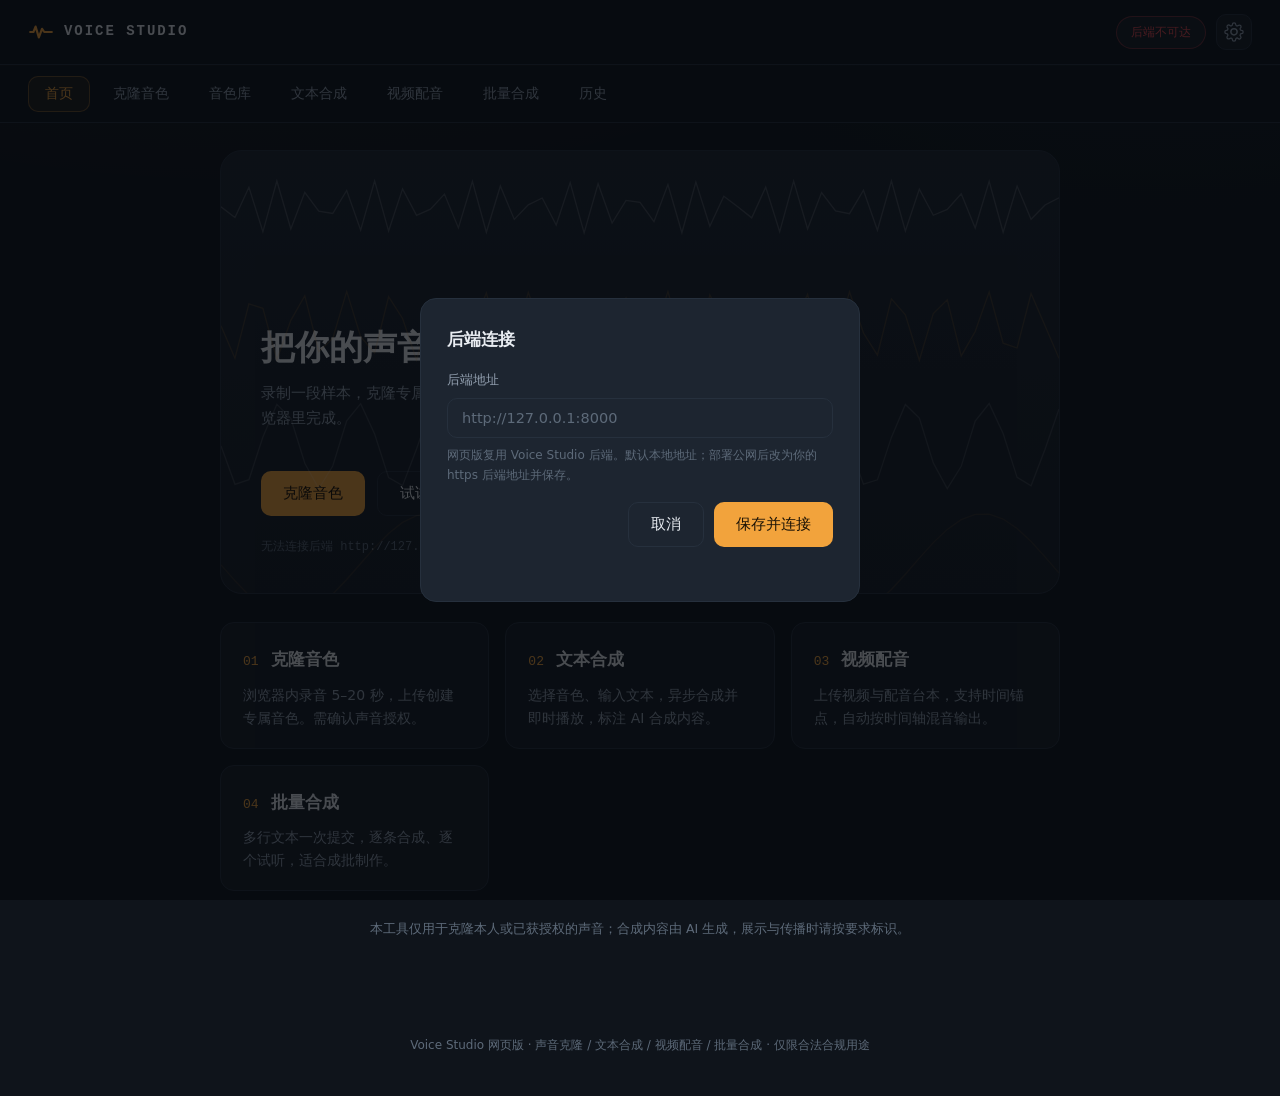
<file: web/index.html>
<!DOCTYPE html>
<html lang="zh-CN">
<head>
<meta charset="UTF-8">
<meta name="viewport" content="width=device-width, initial-scale=1.0">
<title>Voice Studio 网页版 · 声音克隆工作台</title>
<link rel="stylesheet" href="https://miaoda.feishu.cn/fonts/css2?family=Noto+Sans+SC:wght@400;500;700&family=JetBrains+Mono:wght@400;600&display=swap">
<link rel="stylesheet" href="./styles.css">
</head>
<body>
<header class="topbar">
  <div class="brand">
    <svg class="brand-mark" viewBox="0 0 24 24" width="26" height="26" aria-hidden="true">
      <path d="M2 12h3l2-5 3 10 3-8 2 3h7" fill="none" stroke="currentColor" stroke-width="2" stroke-linecap="round" stroke-linejoin="round"/>
    </svg>
    <div class="brand-name">VOICE&nbsp;STUDIO</div>
  </div>
  <div class="topbar-right">
    <button class="chip" id="conn-chip" type="button" title="点击设置后端地址">未连接</button>
    <button class="icon-btn" id="settings-btn" type="button" aria-label="设置">
      <svg viewBox="0 0 24 24" width="20" height="20" aria-hidden="true">
        <path d="M12 15.5A3.5 3.5 0 1 0 12 8a3.5 3.5 0 0 0 0 7.5Z" fill="none" stroke="currentColor" stroke-width="1.8"/>
        <path d="M19.4 15a1.7 1.7 0 0 0 .34 1.87l.06.06a2 2 0 1 1-2.83 2.83l-.06-.06a1.7 1.7 0 0 0-1.87-.34 1.7 1.7 0 0 0-1.03 1.56V21a2 2 0 1 1-4 0v-.09A1.7 1.7 0 0 0 8.9 19.4a1.7 1.7 0 0 0-1.87.34l-.06.06a2 2 0 1 1-2.83-2.83l.06-.06a1.7 1.7 0 0 0 .34-1.87 1.7 1.7 0 0 0-1.56-1.03H3a2 2 0 1 1 0-4h.09A1.7 1.7 0 0 0 4.6 8.9a1.7 1.7 0 0 0-.34-1.87l-.06-.06a2 2 0 1 1 2.83-2.83l.06.06a1.7 1.7 0 0 0 1.87.34h.09a1.7 1.7 0 0 0 1.03-1.56V3a2 2 0 1 1 4 0v.09A1.7 1.7 0 0 0 15.1 4.6a1.7 1.7 0 0 0 1.87-.34l.06-.06a2 2 0 1 1 2.83 2.83l-.06.06a1.7 1.7 0 0 0-.34 1.87v.09a1.7 1.7 0 0 0 1.56 1.03H21a2 2 0 1 1 0 4h-.09a1.7 1.7 0 0 0-1.51 1.01Z" fill="none" stroke="currentColor" stroke-width="1.5"/>
      </svg>
    </button>
  </div>
</header>

<nav class="tabs" id="tabs" aria-label="功能导航"></nav>

<main class="stage">
  <!-- ===== 首页 ===== -->
  <section class="view" id="view-home">
    <div class="hero">
      <div class="hero-wave" id="hero-wave" aria-hidden="true"></div>
      <h1 class="hero-title">把你的声音，变成可复用的音色</h1>
      <p class="hero-sub">录制一段样本，克隆专属音色；朗读任意文本、给视频配音、批量合成——全部在浏览器里完成。</p>
      <div class="hero-actions">
        <button class="btn btn-primary" data-nav="record" type="button">克隆音色</button>
        <button class="btn btn-ghost" data-nav="synth" type="button">试试文本合成</button>
      </div>
      <div class="hero-meta"><span id="hero-engine">引擎状态</span></div>
    </div>

    <div class="feature-grid">
      <article class="feature-card" data-nav="record">
        <div class="feature-head"><span class="feature-num">01</span><span class="feature-title">克隆音色</span></div>
        <p>浏览器内录音 5–20 秒，上传创建专属音色。需确认声音授权。</p>
      </article>
      <article class="feature-card" data-nav="synth">
        <div class="feature-head"><span class="feature-num">02</span><span class="feature-title">文本合成</span></div>
        <p>选择音色、输入文本，异步合成并即时播放，标注 AI 合成内容。</p>
      </article>
      <article class="feature-card" data-nav="dub">
        <div class="feature-head"><span class="feature-num">03</span><span class="feature-title">视频配音</span></div>
        <p>上传视频与配音台本，支持时间锚点，自动按时间轴混音输出。</p>
      </article>
      <article class="feature-card" data-nav="batch">
        <div class="feature-head"><span class="feature-num">04</span><span class="feature-title">批量合成</span></div>
        <p>多行文本一次提交，逐条合成、逐个试听，适合成批制作。</p>
      </article>
    </div>

    <p class="legal">本工具仅用于克隆本人或已获授权的声音；合成内容由 AI 生成，展示与传播时请按要求标识。</p>
  </section>

  <!-- ===== 克隆音色 ===== -->
  <section class="view" id="view-record" hidden>
    <div class="panel">
      <h2 class="panel-title">录制声音样本</h2>
      <p class="panel-sub">安静环境、语速平稳、吐字清晰，5–20 秒即可。录音会先转成 16kHz 单声道 WAV 再上传。</p>
      <div class="record-stage">
        <button class="record-btn" id="record-btn" type="button">
          <svg viewBox="0 0 24 24" width="30" height="30" aria-hidden="true"><circle cx="12" cy="12" r="9" fill="currentColor"/></svg>
          <span id="record-btn-label">开始录音</span>
        </button>
        <div class="record-meter" id="record-meter" aria-hidden="true"></div>
        <div class="record-time" id="record-time">00:00</div>
      </div>
      <div class="preview-row" id="record-preview" hidden>
        <audio id="record-preview-audio" controls></audio>
        <button class="btn btn-ghost" id="re-record-btn" type="button">重新录制</button>
      </div>
      <div class="err-line" id="record-err"></div>
    </div>

    <div class="panel">
      <h2 class="panel-title">命名与授权</h2>
      <label class="field-label" for="voice-name">音色名称</label>
      <input class="input" id="voice-name" maxlength="20" placeholder="例如：我的声音、温柔女声">
      <label class="field-label" for="voice-lang">语言</label>
      <select class="input" id="voice-lang">
        <option value="zh">中文</option>
        <option value="en">English</option>
        <option value="ja">日本語</option>
        <option value="ko">한국어</option>
        <option value="fr">Français</option>
        <option value="de">Deutsch</option>
        <option value="es">Español</option>
      </select>
      <label class="check-row">
        <input type="checkbox" id="voice-consent">
        <span>我确认该声音为本人声音或已获权利人授权，且将仅用于合法合规用途</span>
      </label>
      <button class="btn btn-primary" id="create-voice-btn" type="button">创建音色</button>
      <div class="err-line" id="create-voice-err"></div>
    </div>
  </section>

  <!-- ===== 音色库 ===== -->
  <section class="view" id="view-voices" hidden>
    <div class="panel">
      <div class="panel-head">
        <h2 class="panel-title">音色库</h2>
        <button class="btn btn-ghost" data-nav="record" type="button">新建音色</button>
      </div>
      <div id="voice-list"></div>
      <div class="empty" id="voice-empty" hidden>
        <p>还没有音色</p>
        <button class="btn btn-primary" data-nav="record" type="button">去录制声音</button>
      </div>
    </div>
  </section>

  <!-- ===== 文本合成 ===== -->
  <section class="view" id="view-synth" hidden>
    <div class="panel">
      <h2 class="panel-title">文本合成</h2>
      <label class="field-label" for="synth-voice">音色</label>
      <select class="input" id="synth-voice"><option value="">（请先创建音色）</option></select>
      <label class="field-label" for="synth-text">文本（最多 1000 字）</label>
      <textarea class="input textarea" id="synth-text" maxlength="1000" placeholder="输入想要合成的文本，例如：欢迎使用我的专属语音助手。"></textarea>
      <div class="counter" id="synth-counter">0 / 1000</div>
      <button class="btn btn-primary" id="synth-btn" type="button">开始合成</button>
      <div class="err-line" id="synth-err"></div>
    </div>
    <div class="panel" id="synth-result" hidden>
      <div class="panel-head">
        <h2 class="panel-title">合成结果</h2>
        <span class="ai-tag">AI 合成内容</span>
      </div>
      <div class="play-row">
        <button class="btn btn-primary" id="synth-play-btn" type="button">播放</button>
        <audio id="synth-audio" controls></audio>
      </div>
    </div>
  </section>

  <!-- ===== 视频配音 ===== -->
  <section class="view" id="view-dub" hidden>
    <div class="panel">
      <h2 class="panel-title">视频配音</h2>
      <label class="field-label" for="dub-video">视频文件（建议 ≤50MB，mp4 / mov 等）</label>
      <input class="input" id="dub-video" type="file" accept="video/*">
      <div class="video-box" id="dub-source-box" hidden><video id="dub-source" controls></video></div>
      <label class="field-label" for="dub-voice">音色</label>
      <select class="input" id="dub-voice"><option value="">（请先创建音色）</option></select>
      <label class="field-label" for="dub-script">配音台本（每行一条）</label>
      <textarea class="input textarea" id="dub-script" placeholder="[00:02] 大家好，欢迎收看本期节目&#10;[00:05] 今天我们来演示视频配音&#10;这段没有时间戳，会接在上一句后面"></textarea>
      <p class="hint">格式：<code>[mm:ss] 文本</code> 锚定时间；纯文本行顺序接续，首段从 0 开始。</p>
      <div class="radio-row">
        <label class="radio-item"><input type="radio" name="dub-mode" value="overlay" checked><span>配音叠加（压低原声）</span></label>
        <label class="radio-item"><input type="radio" name="dub-mode" value="replace"><span>替换原音轨</span></label>
      </div>
      <button class="btn btn-primary" id="dub-btn" type="button">开始配音</button>
      <div class="err-line" id="dub-err"></div>
    </div>
    <div class="panel" id="dub-result" hidden>
      <div class="panel-head">
        <h2 class="panel-title">配音结果</h2>
        <span class="ai-tag">AI 合成配音</span>
      </div>
      <video id="dub-output" controls></video>
    </div>
    <div class="panel">
      <h2 class="panel-title">最近任务</h2>
      <div id="dub-tasks"></div>
    </div>
  </section>

  <!-- ===== 批量合成 ===== -->
  <section class="view" id="view-batch" hidden>
    <div class="panel">
      <h2 class="panel-title">批量合成</h2>
      <label class="field-label" for="batch-voice">音色</label>
      <select class="input" id="batch-voice"><option value="">（请先创建音色）</option></select>
      <label class="field-label" for="batch-text">批量文本（每行一条，最多 100 行）</label>
      <textarea class="input textarea" id="batch-text" placeholder="第一条文本&#10;第二条文本&#10;第三条文本"></textarea>
      <div class="counter" id="batch-counter">0 行</div>
      <button class="btn btn-primary" id="batch-btn" type="button">批量合成</button>
      <div class="err-line" id="batch-err"></div>
    </div>
    <div class="panel" id="batch-result" hidden>
      <div class="panel-head"><h2 class="panel-title">合成结果</h2><span class="ai-tag">AI 合成内容</span></div>
      <div id="batch-items"></div>
    </div>
  </section>

  <!-- ===== 历史 ===== -->
  <section class="view" id="view-history" hidden>
    <div class="panel">
      <h2 class="panel-title">合成历史</h2>
      <div id="history-list"></div>
      <div class="empty" id="history-empty" hidden><p>暂无合成记录</p></div>
    </div>
  </section>
</main>

<footer class="footer">Voice Studio 网页版 · 声音克隆 / 文本合成 / 视频配音 / 批量合成 · 仅限合法合规用途</footer>

<!-- 后端地址设置弹窗 -->
<div class="modal-mask" id="modal-mask" hidden>
  <div class="modal">
    <h3 class="modal-title">后端连接</h3>
    <label class="field-label" for="base-url-input">后端地址</label>
    <input class="input" id="base-url-input" placeholder="http://127.0.0.1:8000" spellcheck="false">
    <p class="hint">网页版复用 Voice Studio 后端。默认本地地址；部署公网后改为你的 https 后端地址并保存。</p>
    <div class="modal-actions">
      <button class="btn btn-ghost" id="modal-close" type="button">取消</button>
      <button class="btn btn-primary" id="modal-save" type="button">保存并连接</button>
    </div>
    <div class="err-line" id="modal-err"></div>
  </div>
</div>

<script src="./app.js"></script>
</body>
</html>
</file>
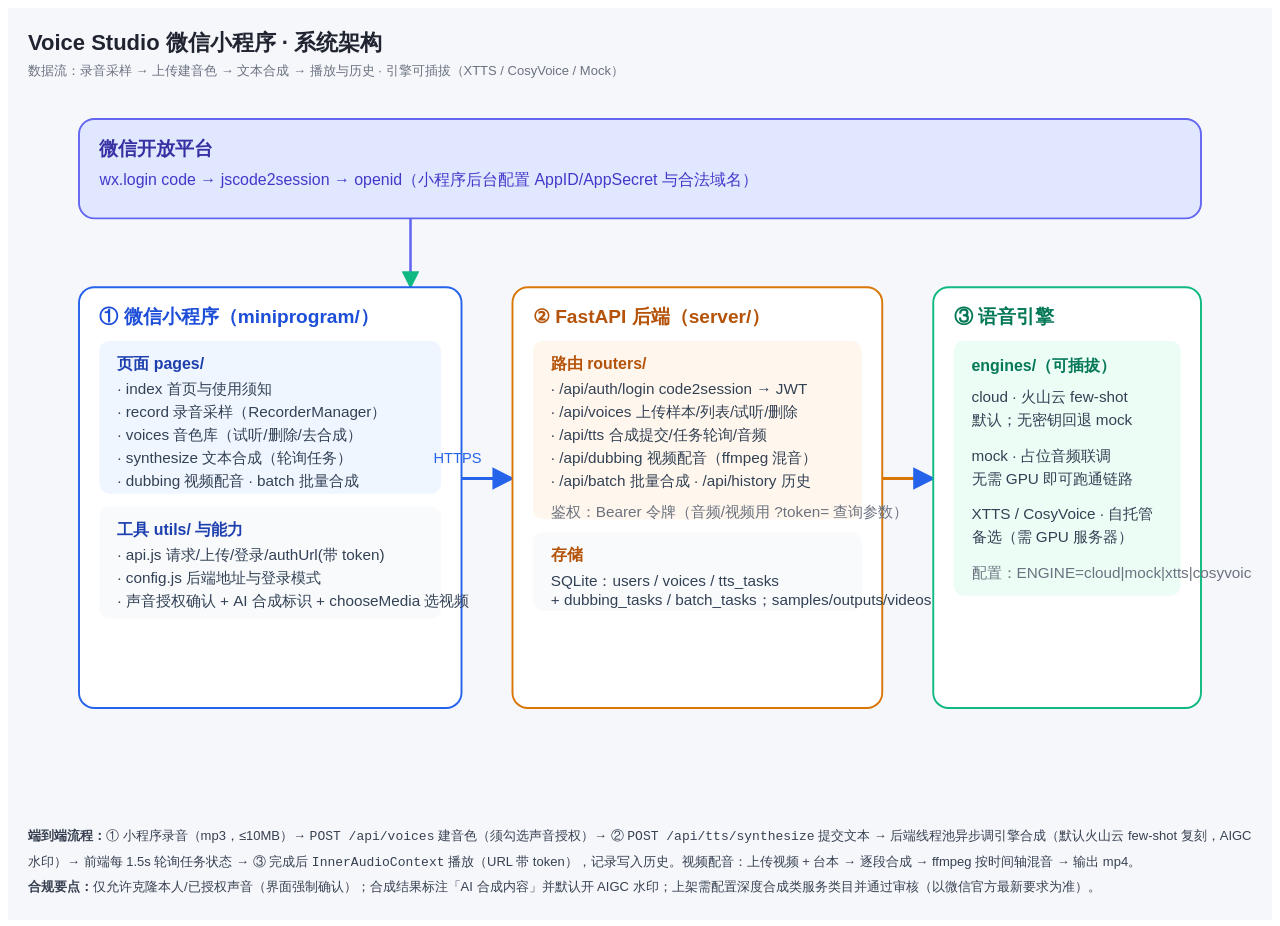
<file: docs/architecture.html>
<html style="margin:0;padding:0;">
<title>Voice Studio 小程序架构</title>
<div style="width:100%;box-sizing:border-box;background:#f6f7fb;font-family:-apple-system,'PingFang SC','Helvetica Neue',sans-serif;color:#1f2430;padding:20px;">
  <div style="font-size:22px;font-weight:700;margin-bottom:4px;">Voice Studio 微信小程序 · 系统架构</div>
  <div style="font-size:13px;color:#6b7280;margin-bottom:16px;">数据流：录音采样 → 上传建音色 → 文本合成 → 播放与历史 · 引擎可插拔（XTTS / CosyVoice / Mock）</div>

  <svg viewBox="0 0 960 560" width="100%" xmlns="http://www.w3.org/2000/svg" style="display:block;">
    <defs>
      <marker id="arr" viewBox="0 0 10 10" refX="9" refY="5" markerWidth="7" markerHeight="7" orient="auto-start-reverse">
        <path d="M0,0 L10,5 L0,10 z" fill="#2563eb"/>
      </marker>
      <marker id="arrG" viewBox="0 0 10 10" refX="9" refY="5" markerWidth="7" markerHeight="7" orient="auto-start-reverse">
        <path d="M0,0 L10,5 L0,10 z" fill="#10b981"/>
      </marker>
    </defs>

    <!-- 微信开放平台 -->
    <rect x="40" y="18" width="880" height="78" rx="12" fill="#e0e7ff" stroke="#6366f1" stroke-width="1.5"/>
    <text x="56" y="46" font-size="15" font-weight="700" fill="#3730a3">微信开放平台</text>
    <text x="56" y="70" font-size="12.5" fill="#4338ca">wx.login code → jscode2session → openid（小程序后台配置 AppID/AppSecret 与合法域名）</text>
    <path d="M300,96 L300,150" stroke="#6366f1" stroke-width="2" marker-end="url(#arrG)"/>

    <!-- 小程序前端 -->
    <rect x="40" y="150" width="300" height="330" rx="12" fill="#ffffff" stroke="#2563eb" stroke-width="1.5"/>
    <text x="56" y="178" font-size="15" font-weight="700" fill="#1d4ed8">① 微信小程序（miniprogram/）</text>
    <rect x="56" y="192" width="268" height="120" rx="8" fill="#eff6ff"/>
    <text x="70" y="214" font-size="12.5" fill="#1e40af" font-weight="600">页面 pages/</text>
    <text x="70" y="234" font-size="12" fill="#334155">· index 首页与使用须知</text>
    <text x="70" y="252" font-size="12" fill="#334155">· record 录音采样（RecorderManager）</text>
    <text x="70" y="270" font-size="12" fill="#334155">· voices 音色库（试听/删除/去合成）</text>
    <text x="70" y="288" font-size="12" fill="#334155">· synthesize 文本合成（轮询任务）</text>
    <text x="70" y="306" font-size="12" fill="#334155">· dubbing 视频配音 · batch 批量合成</text>
    <rect x="56" y="322" width="268" height="88" rx="8" fill="#f8fafc"/>
    <text x="70" y="344" font-size="12.5" fill="#1e40af" font-weight="600">工具 utils/ 与能力</text>
    <text x="70" y="364" font-size="12" fill="#334155">· api.js 请求/上传/登录/authUrl(带 token)</text>
    <text x="70" y="382" font-size="12" fill="#334155">· config.js 后端地址与登录模式</text>
    <text x="70" y="400" font-size="12" fill="#334155">· 声音授权确认 + AI 合成标识 + chooseMedia 选视频</text>
    <path d="M340,300 L380,300" stroke="#2563eb" stroke-width="2.5" marker-end="url(#arr)"/>
    <text x="318" y="288" font-size="11.5" fill="#2563eb">HTTPS</text>

    <!-- FastAPI 后端 -->
    <rect x="380" y="150" width="290" height="330" rx="12" fill="#ffffff" stroke="#d97706" stroke-width="1.5"/>
    <text x="396" y="178" font-size="15" font-weight="700" fill="#b45309">② FastAPI 后端（server/）</text>
    <rect x="396" y="192" width="258" height="140" rx="8" fill="#fff7ed"/>
    <text x="410" y="214" font-size="12.5" fill="#b45309" font-weight="600">路由 routers/</text>
    <text x="410" y="234" font-size="12" fill="#334155">· /api/auth/login  code2session → JWT</text>
    <text x="410" y="252" font-size="12" fill="#334155">· /api/voices     上传样本/列表/试听/删除</text>
    <text x="410" y="270" font-size="12" fill="#334155">· /api/tts        合成提交/任务轮询/音频</text>
    <text x="410" y="288" font-size="12" fill="#334155">· /api/dubbing    视频配音（ffmpeg 混音）</text>
    <text x="410" y="306" font-size="12" fill="#334155">· /api/batch      批量合成 · /api/history 历史</text>
    <text x="410" y="330" font-size="12" fill="#6b7280">鉴权：Bearer 令牌（音频/视频用 ?token= 查询参数）</text>
    <rect x="396" y="342" width="258" height="62" rx="8" fill="#f8fafc"/>
    <text x="410" y="364" font-size="12.5" fill="#b45309" font-weight="600">存储</text>
    <text x="410" y="384" font-size="12" fill="#334155">SQLite：users / voices / tts_tasks</text>
    <text x="410" y="399" font-size="12" fill="#334155">+ dubbing_tasks / batch_tasks；samples/outputs/videos</text>
    <path d="M670,300 L710,300" stroke="#d97706" stroke-width="2.5" marker-end="url(#arr)"/>

    <!-- 引擎层 -->
    <rect x="710" y="150" width="210" height="330" rx="12" fill="#ffffff" stroke="#10b981" stroke-width="1.5"/>
    <text x="726" y="178" font-size="15" font-weight="700" fill="#047857">③ 语音引擎</text>
    <rect x="726" y="192" width="178" height="200" rx="8" fill="#ecfdf5"/>
    <text x="740" y="216" font-size="12.5" fill="#047857" font-weight="600">engines/（可插拔）</text>
    <text x="740" y="240" font-size="12" fill="#334155">cloud · 火山云 few-shot</text>
    <text x="740" y="258" font-size="12" fill="#334155">默认；无密钥回退 mock</text>
    <text x="740" y="286" font-size="12" fill="#334155">mock · 占位音频联调</text>
    <text x="740" y="304" font-size="12" fill="#334155">无需 GPU 即可跑通链路</text>
    <text x="740" y="332" font-size="12" fill="#334155">XTTS / CosyVoice · 自托管</text>
    <text x="740" y="350" font-size="12" fill="#334155">备选（需 GPU 服务器）</text>
    <text x="740" y="378" font-size="12" fill="#6b7280">配置：ENGINE=cloud|mock|xtts|cosyvoice</text>
  </svg>

  <div style="margin-top:14px;font-size:13px;color:#374151;line-height:1.9;">
    <b>端到端流程：</b>① 小程序录音（mp3，≤10MB）→ <code>POST /api/voices</code> 建音色（须勾选声音授权）→ ② <code>POST /api/tts/synthesize</code> 提交文本 → 后端线程池异步调引擎合成（默认火山云 few-shot 复刻，AIGC 水印）→ 前端每 1.5s 轮询任务状态 → ③ 完成后 <code>InnerAudioContext</code> 播放（URL 带 token），记录写入历史。视频配音：上传视频 + 台本 → 逐段合成 → ffmpeg 按时间轴混音 → 输出 mp4。<br/>
    <b>合规要点：</b>仅允许克隆本人/已授权声音（界面强制确认）；合成结果标注「AI 合成内容」并默认开 AIGC 水印；上架需配置深度合成类服务类目并通过审核（以微信官方最新要求为准）。
  </div>
</div>
</html>
</file>
<file: web/styles.css>
/* ============ Voice Studio 网页版 · 录音棚监听台 ============ */
:root {
  --bg: #0f141b;
  --panel: #171d26;
  --panel-2: #1d2530;
  --line: #26303d;
  --text: #e9edf2;
  --text-2: #93a0b0;
  --text-3: #5d6a79;
  --accent: #f2a33c;
  --accent-dim: #b97a26;
  --ok: #34c07e;
  --danger: #e5484d;
  --warn: #f2a33c;
  --radius: 14px;
  --mono: "JetBrains Mono", ui-monospace, SFMono-Regular, Menlo, Consolas, monospace;
  --sans: "Noto Sans SC", "PingFang SC", "Microsoft YaHei", system-ui, -apple-system, sans-serif;
}

* { box-sizing: border-box; }

html, body {
  margin: 0;
  padding: 0;
  background: var(--bg);
  color: var(--text);
  font-family: var(--sans);
  font-size: 15px;
  line-height: 1.65;
}

body {
  min-height: 100vh;
  background:
    radial-gradient(1200px 500px at 20% -10%, rgba(242, 163, 60, 0.06), transparent 60%),
    radial-gradient(900px 400px at 90% 0%, rgba(52, 192, 126, 0.05), transparent 55%),
    var(--bg);
}

button { font-family: inherit; cursor: pointer; }
input, select, textarea { font-family: inherit; }

/* ---------- 顶栏 ---------- */
.topbar {
  position: sticky;
  top: 0;
  z-index: 20;
  display: flex;
  align-items: center;
  justify-content: space-between;
  padding: 14px 28px;
  background: rgba(15, 20, 27, 0.92);
  backdrop-filter: blur(8px);
  border-bottom: 1px solid var(--line);
}

.brand { display: flex; align-items: center; gap: 10px; }
.brand-mark { color: var(--accent); }
.brand-name {
  font-family: var(--mono);
  font-weight: 600;
  font-size: 14px;
  letter-spacing: 0.14em;
}

.topbar-right { display: flex; align-items: center; gap: 10px; }

.chip {
  border: 1px solid var(--line);
  background: var(--panel);
  color: var(--text-2);
  font-family: var(--mono);
  font-size: 12px;
  padding: 7px 14px;
  border-radius: 999px;
}
.chip.ok { color: var(--ok); border-color: rgba(52,192,126,0.4); }
.chip.off { color: var(--danger); border-color: rgba(229,72,77,0.4); }
.chip.warn { color: var(--warn); border-color: rgba(242,163,60,0.4); }

.icon-btn {
  display: grid;
  place-items: center;
  width: 36px;
  height: 36px;
  border-radius: 10px;
  border: 1px solid var(--line);
  background: var(--panel);
  color: var(--text-2);
}
.icon-btn:hover { color: var(--text); border-color: var(--text-3); }

/* ---------- 导航 ---------- */
.tabs {
  position: sticky;
  top: 66px;
  z-index: 19;
  display: flex;
  gap: 6px;
  padding: 10px 28px;
  overflow-x: auto;
  background: rgba(15, 20, 27, 0.9);
  backdrop-filter: blur(8px);
  border-bottom: 1px solid var(--line);
  scrollbar-width: none;
}
.tabs::-webkit-scrollbar { display: none; }

.tab {
  flex: 0 0 auto;
  border: 1px solid transparent;
  background: transparent;
  color: var(--text-2);
  font-size: 14px;
  padding: 8px 16px;
  border-radius: 10px;
  white-space: nowrap;
}
.tab:hover { color: var(--text); }
.tab.active {
  color: var(--accent);
  border-color: rgba(242, 163, 60, 0.35);
  background: rgba(242, 163, 60, 0.08);
}

/* ---------- 舞台 ---------- */
.stage {
  max-width: 880px;
  margin: 0 auto;
  padding: 28px 20px 64px;
}

.view { display: block; }
.view[hidden] { display: none; }

/* ---------- 首页 ---------- */
.hero {
  border: 1px solid var(--line);
  border-radius: 22px;
  background: linear-gradient(180deg, var(--panel-2), var(--panel));
  padding: 44px 40px 36px;
  margin-bottom: 28px;
  overflow: hidden;
  position: relative;
}

.hero-wave {
  position: absolute;
  inset: 0 0 auto 0;
  height: 120px;
  opacity: 0.5;
  pointer-events: none;
}

.hero-title {
  font-size: 34px;
  line-height: 1.3;
  font-weight: 700;
  margin: 130px 0 12px;
  max-width: 620px;
}

.hero-sub { color: var(--text-2); max-width: 560px; margin: 0 0 24px; }

.hero-actions { display: flex; gap: 12px; flex-wrap: wrap; }
.hero-meta { margin-top: 22px; font-family: var(--mono); font-size: 12px; color: var(--text-3); }

.feature-grid {
  display: grid;
  grid-template-columns: repeat(auto-fit, minmax(240px, 1fr));
  gap: 16px;
  margin-bottom: 28px;
}

.feature-card {
  border: 1px solid var(--line);
  border-radius: var(--radius);
  background: var(--panel);
  padding: 22px 22px 18px;
  cursor: pointer;
  transition: border-color 0.15s, transform 0.15s;
}
.feature-card:hover { border-color: rgba(242, 163, 60, 0.45); transform: translateY(-2px); }

.feature-head { display: flex; align-items: baseline; gap: 12px; margin-bottom: 10px; }
.feature-num { font-family: var(--mono); font-size: 13px; color: var(--accent); }
.feature-title { font-size: 17px; font-weight: 700; }
.feature-card p { margin: 0; color: var(--text-2); font-size: 14px; }

.legal { color: var(--text-3); font-size: 12.5px; text-align: center; }

/* ---------- 面板 / 表单 ---------- */
.panel {
  border: 1px solid var(--line);
  border-radius: var(--radius);
  background: var(--panel);
  padding: 24px;
  margin-bottom: 20px;
}

.panel-head { display: flex; align-items: center; justify-content: space-between; gap: 12px; }
.panel-title { margin: 0 0 14px; font-size: 18px; font-weight: 700; }
.panel-head .panel-title { margin-bottom: 0; }
.panel-sub { color: var(--text-2); font-size: 13.5px; margin: -6px 0 18px; }

.field-label {
  display: block;
  font-size: 13px;
  color: var(--text-2);
  margin: 16px 0 8px;
}

.input {
  width: 100%;
  border: 1px solid var(--line);
  border-radius: 10px;
  background: var(--panel-2);
  color: var(--text);
  font-size: 14.5px;
  padding: 11px 14px;
  outline: none;
}
.input:focus { border-color: rgba(242, 163, 60, 0.55); }
.input::placeholder { color: var(--text-3); }

.textarea { min-height: 150px; resize: vertical; line-height: 1.7; }

.counter, .hint { font-size: 12px; color: var(--text-3); margin: 8px 0 0; }
.hint code { font-family: var(--mono); color: var(--text-2); }

.btn {
  border: none;
  border-radius: 10px;
  font-size: 14.5px;
  font-weight: 500;
  padding: 12px 22px;
  margin-top: 16px;
  transition: opacity 0.15s, background 0.15s;
}
.btn:disabled { opacity: 0.45; cursor: not-allowed; }

.btn-primary { background: var(--accent); color: #1a1206; }
.btn-primary:not(:disabled):hover { background: #f7b254; }

.btn-ghost { background: transparent; border: 1px solid var(--line); color: var(--text); margin-top: 16px; }
.btn-ghost:hover { border-color: var(--text-3); }

.check-row { display: flex; align-items: flex-start; gap: 10px; margin-top: 16px; font-size: 13.5px; color: var(--text-2); }
.check-row input { margin-top: 3px; accent-color: var(--accent); }

.err-line { color: var(--danger); font-size: 13px; margin-top: 10px; min-height: 18px; }

.radio-row { display: flex; gap: 20px; margin-top: 14px; }
.radio-item { display: flex; align-items: center; gap: 8px; color: var(--text-2); font-size: 13.5px; }
.radio-item input { accent-color: var(--accent); }

.ai-tag {
  font-family: var(--mono);
  font-size: 11px;
  color: var(--warn);
  border: 1px solid rgba(242, 163, 60, 0.4);
  border-radius: 999px;
  padding: 4px 12px;
  white-space: nowrap;
}

/* ---------- 录音 ---------- */
.record-stage {
  display: flex;
  flex-direction: column;
  align-items: center;
  gap: 14px;
  padding: 26px 0 12px;
}

.record-btn {
  width: 132px;
  height: 132px;
  border-radius: 50%;
  border: none;
  background: var(--accent);
  color: #1a1206;
  display: flex;
  flex-direction: column;
  align-items: center;
  justify-content: center;
  gap: 6px;
  font-size: 15px;
  font-weight: 600;
  box-shadow: 0 10px 32px rgba(242, 163, 60, 0.25);
}
.record-btn.recording { background: var(--danger); color: #fff; animation: pulse 1.2s infinite; }
.record-btn.recording svg { display: none; }
@keyframes pulse { 0%,100% { transform: scale(1); } 50% { transform: scale(1.05); } }

.record-meter {
  display: flex;
  align-items: center;
  gap: 4px;
  height: 34px;
}
.record-meter .bar {
  width: 5px;
  border-radius: 3px;
  background: var(--accent);
  opacity: 0.85;
  height: 6px;
  transition: height 0.08s;
}
.record-time { font-family: var(--mono); font-size: 15px; color: var(--text-2); }

.preview-row { display: flex; align-items: center; gap: 16px; margin-top: 10px; flex-wrap: wrap; }
.preview-row audio { height: 40px; }

.video-box { margin-top: 10px; }
video { width: 100%; max-height: 380px; border-radius: 10px; background: #000; border: 1px solid var(--line); }
#dub-output { margin-top: 12px; }

/* ---------- 列表 / 卡片 ---------- */
.voice-card, .task-card, .item-card, .his-card {
  display: flex;
  align-items: center;
  gap: 14px;
  border: 1px solid var(--line);
  border-radius: 12px;
  background: var(--panel-2);
  padding: 16px;
  margin-bottom: 12px;
}

.card-wave { flex: 0 0 auto; width: 96px; height: 34px; }

.card-main { flex: 1; min-width: 0; }
.card-name { font-weight: 600; font-size: 15.5px; }
.card-meta { font-family: var(--mono); font-size: 11.5px; color: var(--text-3); margin-top: 4px; }

.card-actions { display: flex; gap: 8px; flex: 0 0 auto; }

.mini-btn {
  border: 1px solid var(--line);
  background: transparent;
  color: var(--text-2);
  border-radius: 9px;
  font-size: 12.5px;
  padding: 8px 13px;
}
.mini-btn:hover { color: var(--text); border-color: var(--text-3); }
.mini-btn.primary { border-color: rgba(242,163,60,0.45); color: var(--accent); }
.mini-btn.primary:hover { background: rgba(242,163,60,0.08); }
.mini-btn.danger { border-color: rgba(229,72,77,0.4); color: var(--danger); }
.mini-btn.playing { background: var(--danger); border-color: var(--danger); color: #fff; }

.task-status, .item-status {
  font-family: var(--mono);
  font-size: 11.5px;
  padding: 5px 11px;
  border-radius: 999px;
  flex: 0 0 auto;
}
.task-status.done, .item-status.done { background: rgba(52,192,126,0.12); color: var(--ok); }
.task-status.failed, .item-status.failed { background: rgba(229,72,77,0.12); color: var(--danger); }
.task-status.pending, .task-status.running { background: rgba(242,163,60,0.12); color: var(--warn); }

.item-line { display: flex; align-items: center; gap: 12px; padding: 12px 0; border-bottom: 1px solid var(--line); }
.item-line:last-child { border-bottom: none; }
.item-text { flex: 1; min-width: 0; overflow: hidden; text-overflow: ellipsis; white-space: nowrap; font-size: 14px; }
.item-err { color: var(--danger); font-size: 12px; }

.empty { text-align: center; color: var(--text-3); padding: 40px 0; }
.empty p { margin: 0 0 8px; }
.empty .btn { margin-top: 10px; }

/* ---------- 弹窗 ---------- */
.modal-mask {
  position: fixed;
  inset: 0;
  background: rgba(5, 8, 12, 0.7);
  display: grid;
  place-items: center;
  z-index: 50;
}
.modal {
  width: min(440px, calc(100vw - 40px));
  background: var(--panel-2);
  border: 1px solid var(--line);
  border-radius: 16px;
  padding: 26px;
}
.modal-title { margin: 0 0 6px; font-size: 17px; font-weight: 700; }
.modal-actions { display: flex; justify-content: flex-end; gap: 10px; }

.footer {
  text-align: center;
  color: var(--text-3);
  font-size: 12px;
  padding: 20px 16px 40px;
}

/* ---------- 响应式 ---------- */
@media (max-width: 620px) {
  .topbar { padding: 12px 16px; }
  .tabs { padding: 8px 16px; top: 63px; }
  .stage { padding: 18px 14px 48px; }
  .hero { padding: 30px 22px 26px; }
  .hero-title { font-size: 26px; margin-top: 108px; }
  .card-actions { flex-wrap: wrap; justify-content: flex-end; }
  .voice-card, .task-card, .his-card { flex-wrap: wrap; }
  .card-wave { width: 72px; }
}

@media (prefers-reduced-motion: reduce) {
  .record-btn.recording { animation: none; }
  .feature-card { transition: none; }
}
</file>
